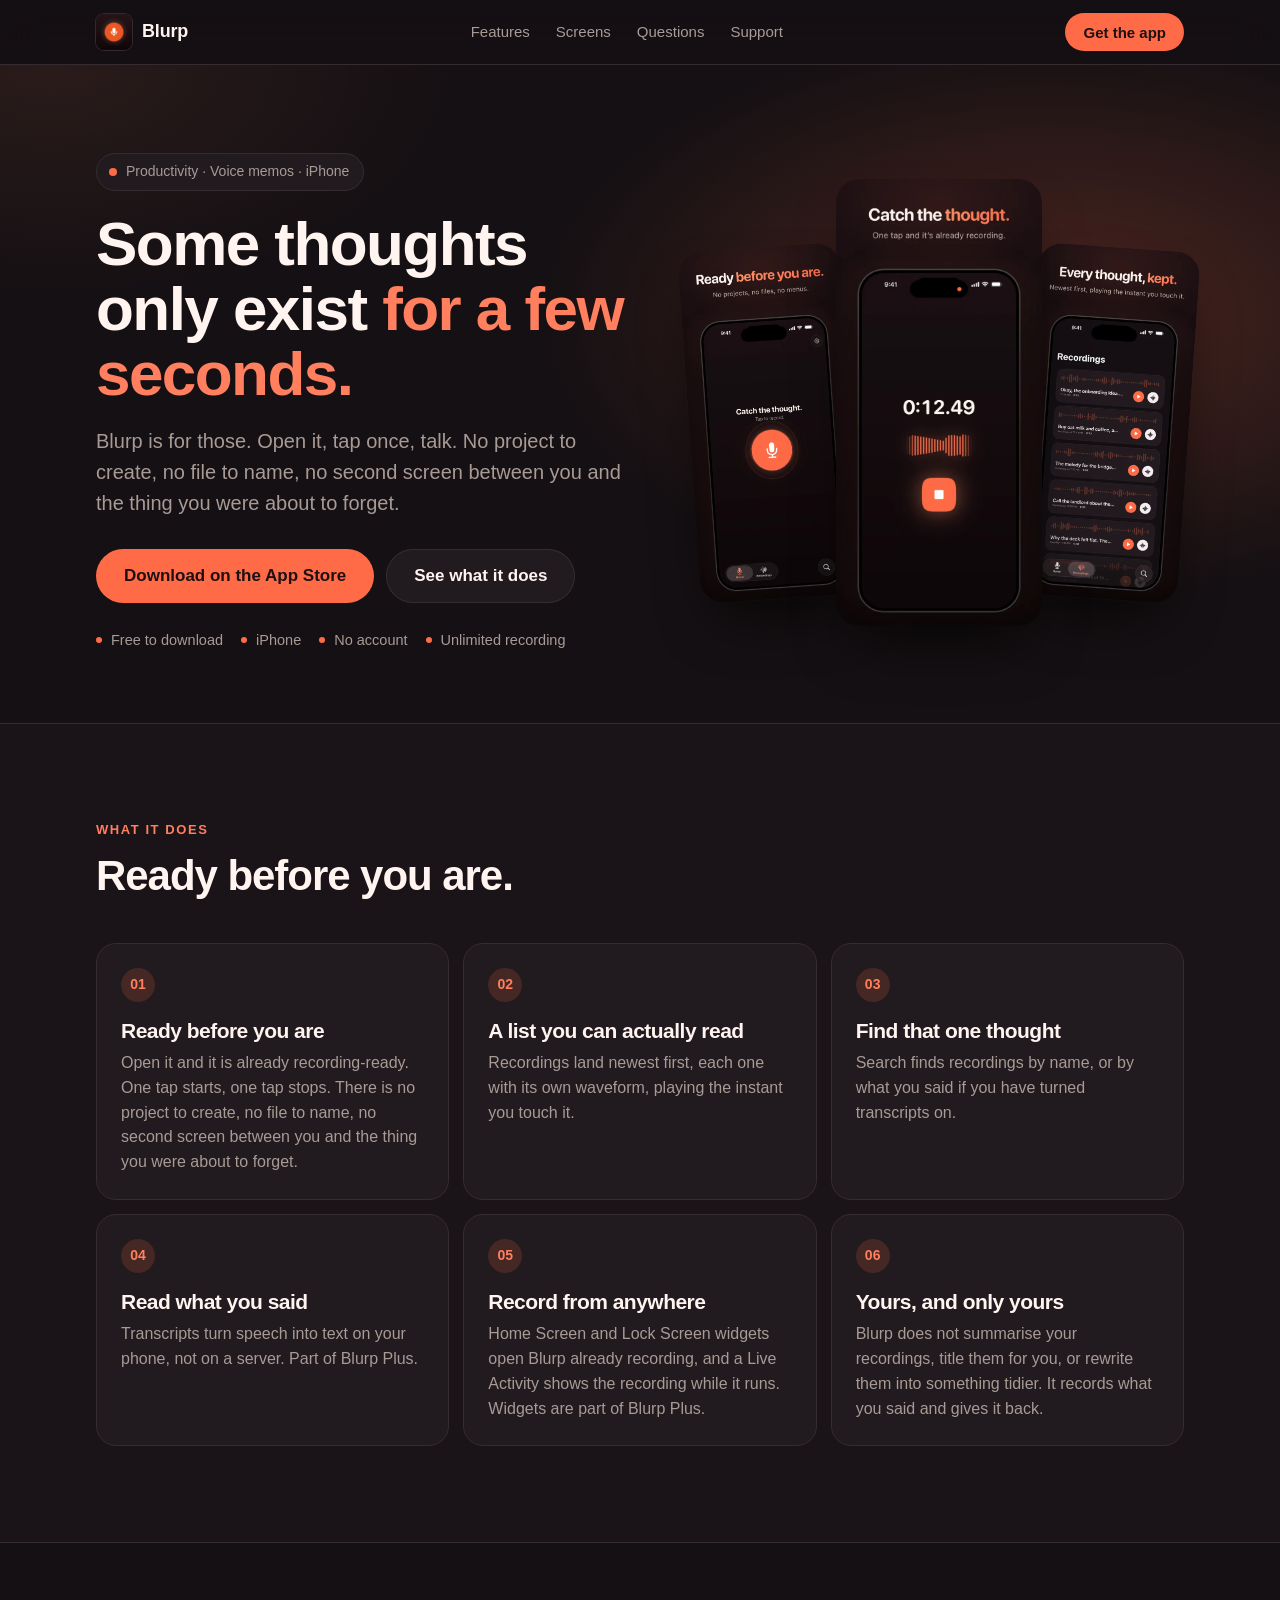
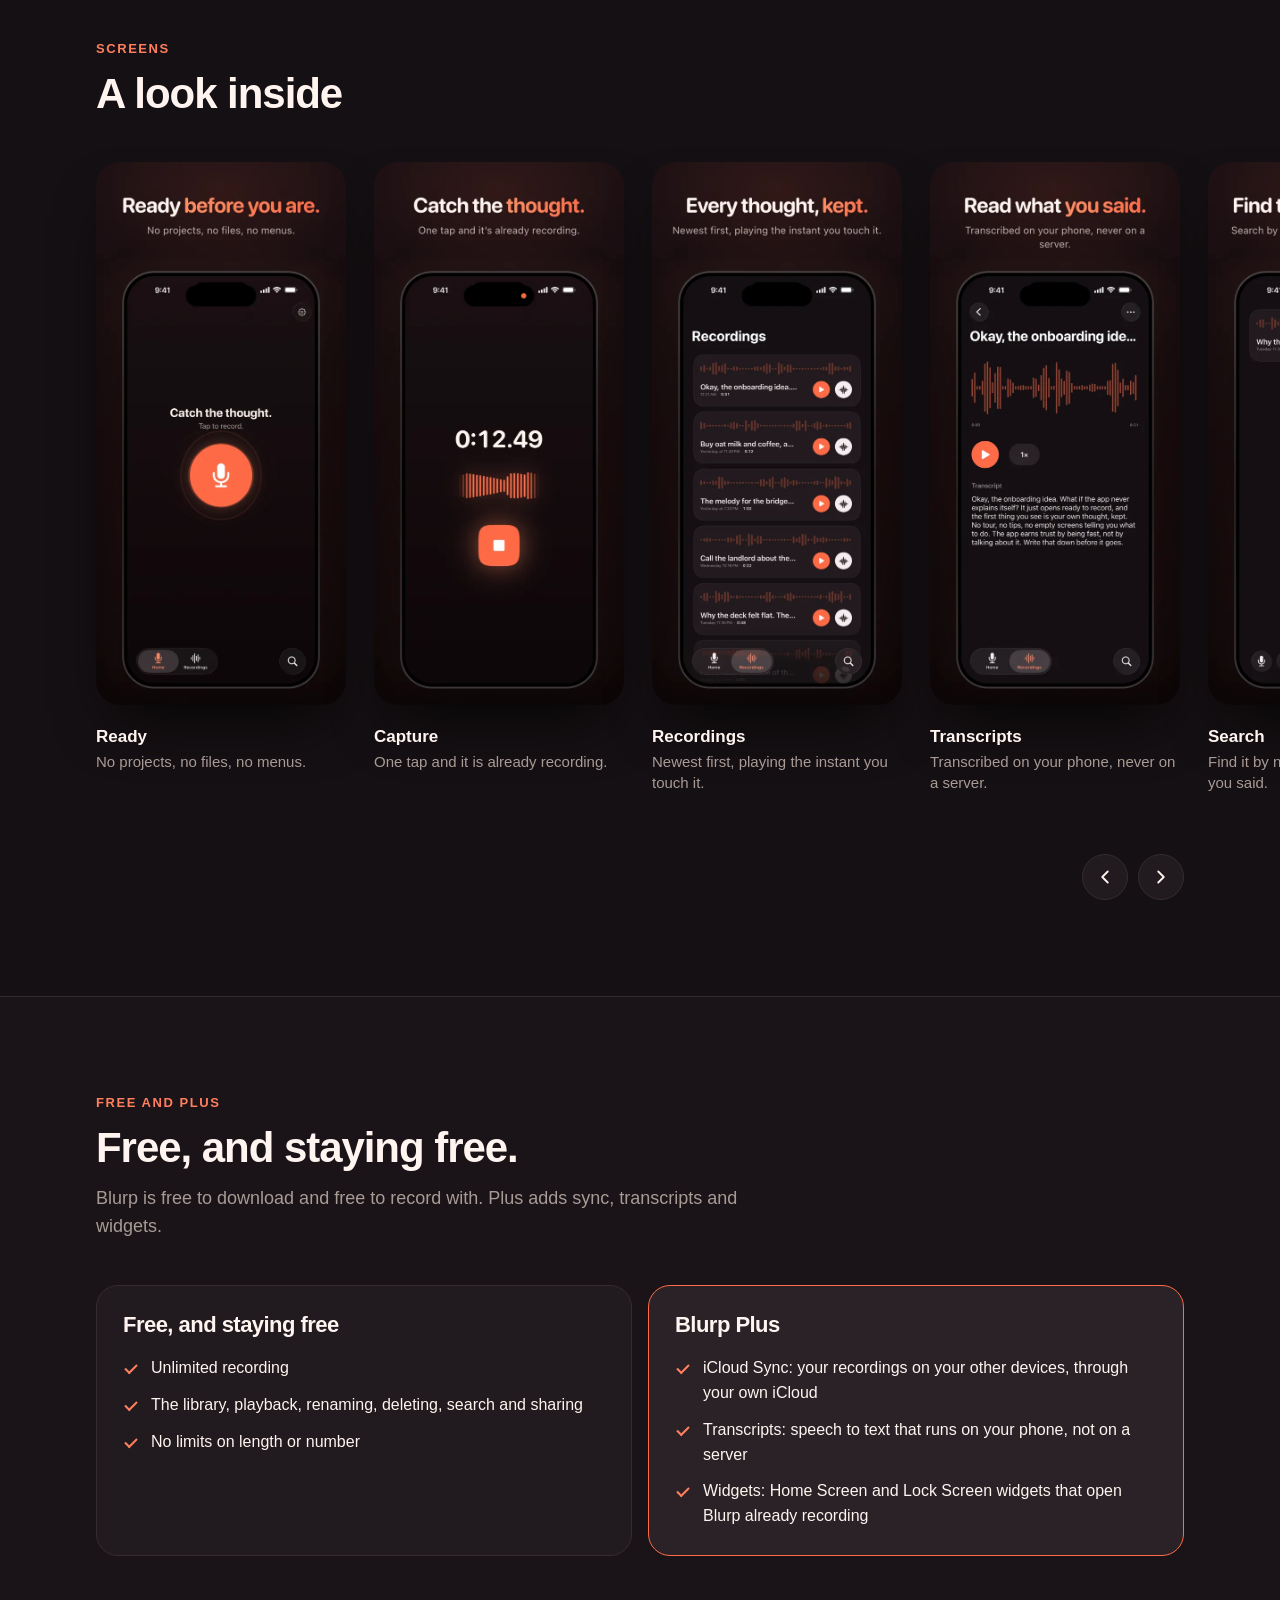
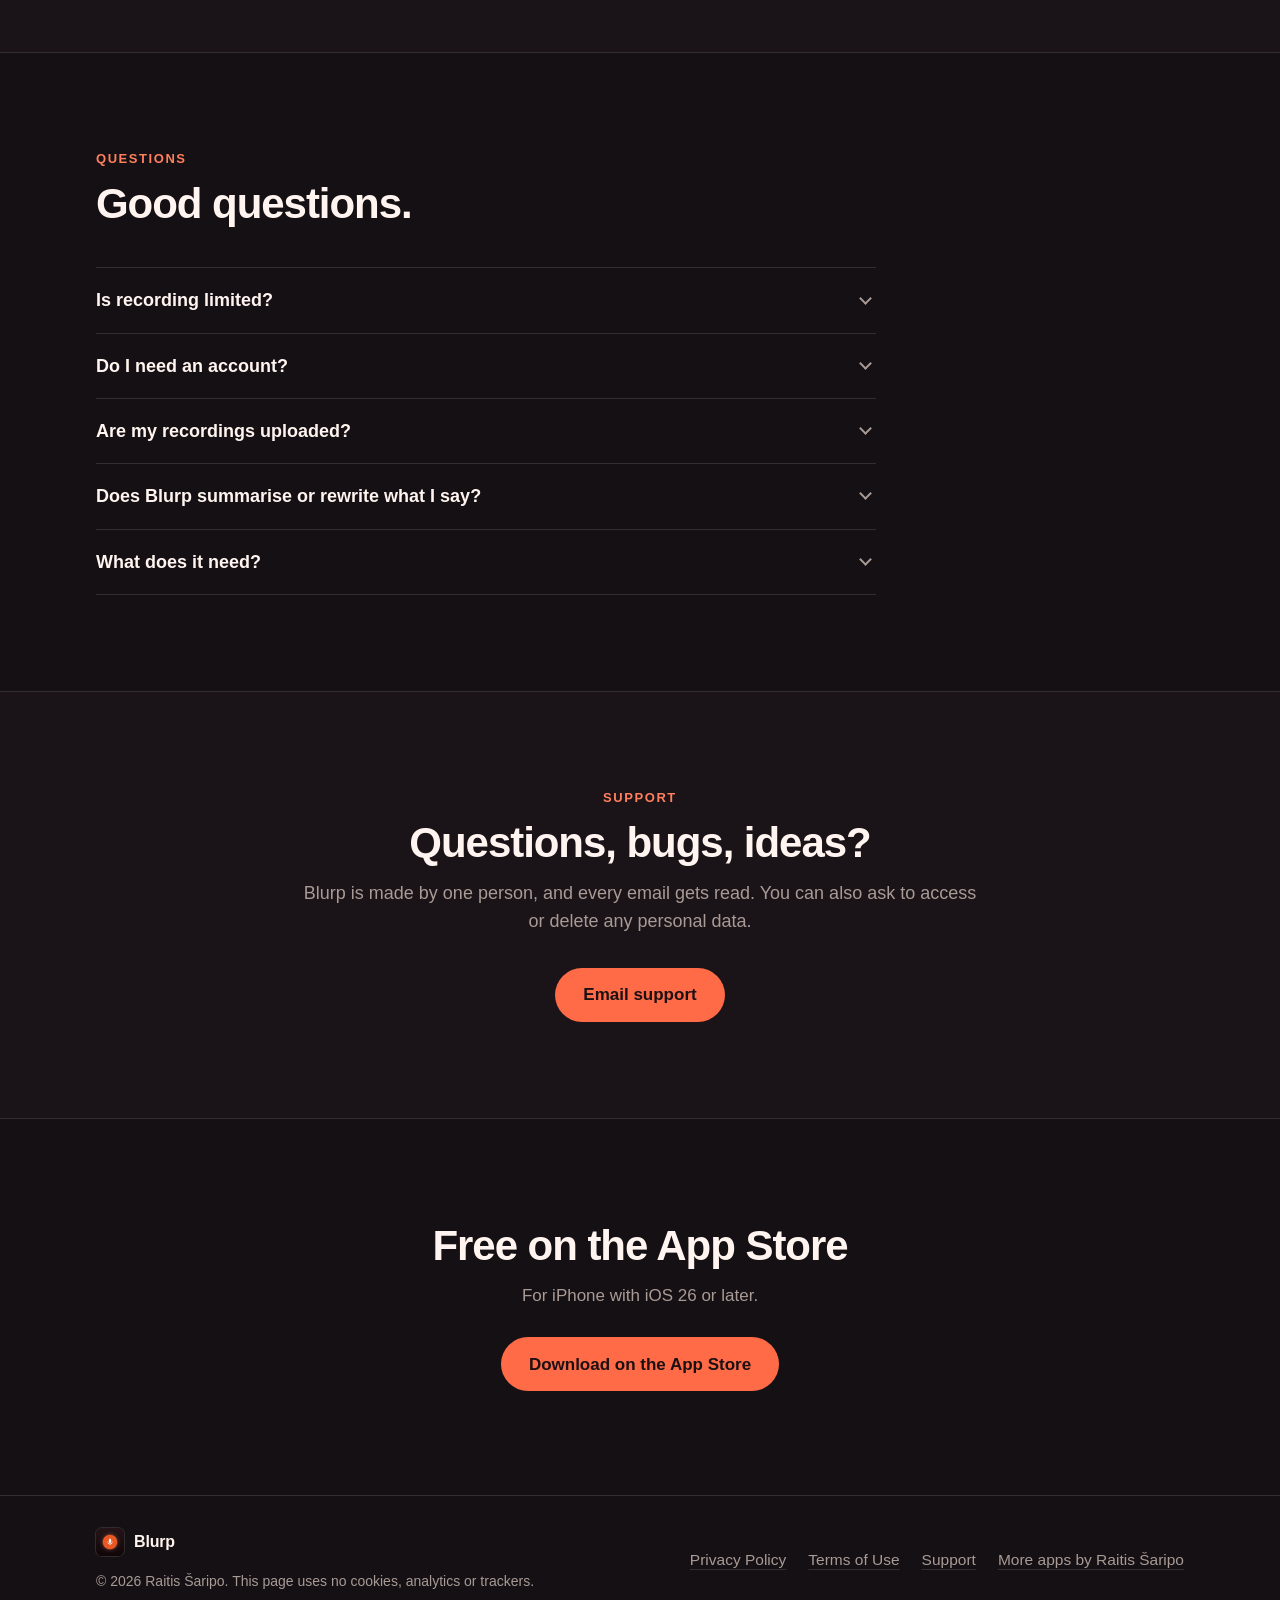
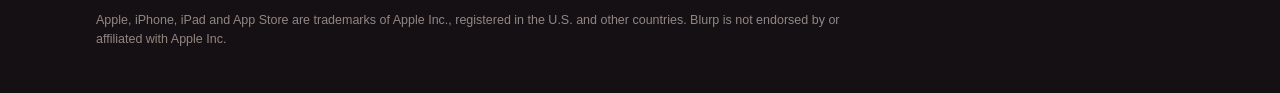
<file: index.html>
<!doctype html>
<html lang="en">
<head>
    <meta charset="utf-8" />
    <meta name="viewport" content="width=device-width, initial-scale=1, viewport-fit=cover" />
    <title>Blurp: Voice Memos &amp; Notes for iPhone</title>
    <meta name="description" content="One-tap voice memos with waveforms, search and on-device transcripts. No account. Free for iPhone." />
    <meta name="theme-color" content="#151013" />
    <meta name="color-scheme" content="dark" />
    <meta name="apple-itunes-app" content="app-id=6802115334" />
    <link rel="canonical" href="https://raichibald.github.io/blurp.github.io/" />

    <meta property="og:type" content="website" />
    <meta property="og:site_name" content="Blurp" />
    <meta property="og:title" content="Blurp: Voice Memos &amp; Notes for iPhone" />
    <meta property="og:description" content="Some thoughts only exist for a few seconds. Blurp is for those. Free for iPhone." />
    <meta property="og:url" content="https://raichibald.github.io/blurp.github.io/" />
    <meta property="og:image" content="https://raichibald.github.io/blurp.github.io/assets/og.jpg" />
    <meta property="og:image:width" content="1200" />
    <meta property="og:image:height" content="630" />
    <meta property="og:image:alt" content="Blurp app icon and screenshots" />
    <meta name="twitter:card" content="summary_large_image" />

    <link rel="icon" type="image/png" href="favicon.png" />
    <link rel="apple-touch-icon" href="apple-touch-icon.png" />
    <link rel="preload" as="image" href="assets/shots/02.webp" type="image/webp" />
    <link rel="stylesheet" href="styles.css" />
    <script>
        document.documentElement.classList.add("js");
    </script>
    <script type="application/ld+json">
{
        "@context": "https://schema.org",
        "@type": "SoftwareApplication",
        "name": "Blurp: Voice Memos & Notes",
        "operatingSystem": "iOS 26.0 or later",
        "applicationCategory": "ProductivityApplication",
        "description": "One-tap voice memos with waveforms, search and on-device transcripts. No account. Free for iPhone.",
        "url": "https://raichibald.github.io/blurp.github.io/",
        "downloadUrl": "https://apps.apple.com/app/id6802115334",
        "image": "https://raichibald.github.io/blurp.github.io/assets/icon-192.webp",
        "offers": {
                "@type": "Offer",
                "price": "0",
                "priceCurrency": "USD"
        },
        "author": {
                "@type": "Person",
                "name": "Raitis Šaripo",
                "url": "https://raichibald.github.io/"
        }
}
    </script>
</head>
<body id="top">
    <a class="skip" href="#main">Skip to content</a>

    <header class="site-header">
        <div class="wrap bar">
            <a class="brand" href="#top" aria-label="Blurp home">
                <img src="assets/icon-192.webp" width="36" height="36" alt="" />
                <span>Blurp</span>
            </a>
            <nav class="nav" aria-label="Primary">
                <a href="#features">Features</a>
                <a href="#screens">Screens</a>
                <a href="#faq">Questions</a>
                <a href="#support">Support</a>
            </nav>
            <a class="btn btn-sm" href="https://apps.apple.com/app/id6802115334">Get the app</a>
        </div>
    </header>

    <main id="main">
        <section class="hero">
            <div class="wrap hero-grid">
                <div class="hero-copy">
                    <p class="chip"><span class="dot"></span>Productivity · Voice memos · iPhone</p>
                    <h1>Some thoughts only exist <span class="hl">for a few seconds.</span></h1>
                    <p class="lead">Blurp is for those. Open it, tap once, talk. No project to create, no file to name, no second screen between you and the thing you were about to forget.</p>
                    <div class="cta-row">
                        <a class="btn btn-lg" href="https://apps.apple.com/app/id6802115334">Download on the App Store</a>
                        <a class="btn btn-lg btn-ghost" href="#features">See what it does</a>
                    </div>
                    <ul class="facts">
                        <li>Free to download</li>
                        <li>iPhone</li>
                        <li>No account</li>
                        <li>Unlimited recording</li>
                    </ul>
                </div>
                <div class="stack">
                        <img src="assets/shots/01.webp" width="560" height="1217" alt="Ready: No projects, no files, no menus." decoding="async" />
                        <img src="assets/shots/02.webp" width="560" height="1217" alt="Capture: One tap and it is already recording." decoding="async" />
                        <img src="assets/shots/03.webp" width="560" height="1217" alt="Recordings: Newest first, playing the instant you touch it." decoding="async" />
                </div>
            </div>
        </section>

        <section class="section alt" id="features" aria-labelledby="features-title">
            <div class="wrap">
                <p class="eyebrow">What it does</p>
                <h2 id="features-title">Ready before you are.</h2>
                <ul class="cards">
                    <li class="card"><span class="num" aria-hidden="true">01</span><h3>Ready before you are</h3><p>Open it and it is already recording-ready. One tap starts, one tap stops. There is no project to create, no file to name, no second screen between you and the thing you were about to forget.</p></li>
                    <li class="card"><span class="num" aria-hidden="true">02</span><h3>A list you can actually read</h3><p>Recordings land newest first, each one with its own waveform, playing the instant you touch it.</p></li>
                    <li class="card"><span class="num" aria-hidden="true">03</span><h3>Find that one thought</h3><p>Search finds recordings by name, or by what you said if you have turned transcripts on.</p></li>
                    <li class="card"><span class="num" aria-hidden="true">04</span><h3>Read what you said</h3><p>Transcripts turn speech into text on your phone, not on a server. Part of Blurp Plus.</p></li>
                    <li class="card"><span class="num" aria-hidden="true">05</span><h3>Record from anywhere</h3><p>Home Screen and Lock Screen widgets open Blurp already recording, and a Live Activity shows the recording while it runs. Widgets are part of Blurp Plus.</p></li>
                    <li class="card"><span class="num" aria-hidden="true">06</span><h3>Yours, and only yours</h3><p>Blurp does not summarise your recordings, title them for you, or rewrite them into something tidier. It records what you said and gives it back.</p></li>
                </ul>
            </div>
        </section>

        <section class="section" id="screens" aria-labelledby="screens-title">
            <div class="wrap">
                <p class="eyebrow">Screens</p>
                <h2 id="screens-title">A look inside</h2>
            </div>
            <div class="gallery">
                <div class="gallery-track" tabindex="0" aria-label="Blurp screenshots">
                    <figure><img src="assets/shots/01.webp" width="560" height="1217" alt="Ready: No projects, no files, no menus." loading="lazy" decoding="async" /><figcaption><strong>Ready</strong>No projects, no files, no menus.</figcaption></figure>
                    <figure><img src="assets/shots/02.webp" width="560" height="1217" alt="Capture: One tap and it is already recording." loading="lazy" decoding="async" /><figcaption><strong>Capture</strong>One tap and it is already recording.</figcaption></figure>
                    <figure><img src="assets/shots/03.webp" width="560" height="1217" alt="Recordings: Newest first, playing the instant you touch it." loading="lazy" decoding="async" /><figcaption><strong>Recordings</strong>Newest first, playing the instant you touch it.</figcaption></figure>
                    <figure><img src="assets/shots/04.webp" width="560" height="1217" alt="Transcripts: Transcribed on your phone, never on a server." loading="lazy" decoding="async" /><figcaption><strong>Transcripts</strong>Transcribed on your phone, never on a server.</figcaption></figure>
                    <figure><img src="assets/shots/05.webp" width="560" height="1217" alt="Search: Find it by name, or by every word you said." loading="lazy" decoding="async" /><figcaption><strong>Search</strong>Find it by name, or by every word you said.</figcaption></figure>
                    <figure><img src="assets/shots/06.webp" width="560" height="1217" alt="Widgets: Home Screen and Lock Screen widgets, and a Live Activity while you record." loading="lazy" decoding="async" /><figcaption><strong>Widgets</strong>Home Screen and Lock Screen widgets, and a Live Activity while you record.</figcaption></figure>
                </div>
                <div class="wrap gallery-ctrl">
                    <button class="arrow" type="button" id="g-prev" aria-label="Previous screens"><svg viewBox="0 0 24 24" aria-hidden="true"><path d="M15 6l-6 6 6 6" /></svg></button>
                    <button class="arrow" type="button" id="g-next" aria-label="Next screens"><svg viewBox="0 0 24 24" aria-hidden="true"><path d="M9 6l6 6-6 6" /></svg></button>
                </div>
            </div>
        </section>

        <section class="section alt" id="plans" aria-labelledby="plans-title">
            <div class="wrap">
                <p class="eyebrow">Free and Plus</p>
                <h2 id="plans-title">Free, and staying free.</h2>
                <p class="section-lead">Blurp is free to download and free to record with. Plus adds sync, transcripts and widgets.</p>
                <div class="plans two">
                    <div class="plan">
                        <h3>Free, and staying free</h3>
                        <ul class="ticks">
                            <li>Unlimited recording</li>
                            <li>The library, playback, renaming, deleting, search and sharing</li>
                            <li>No limits on length or number</li>
                        </ul>
                    </div>
                    <div class="plan featured">
                        <h3>Blurp Plus</h3>
                        <ul class="ticks">
                            <li>iCloud Sync: your recordings on your other devices, through your own iCloud</li>
                            <li>Transcripts: speech to text that runs on your phone, not on a server</li>
                            <li>Widgets: Home Screen and Lock Screen widgets that open Blurp already recording</li>
                        </ul>
                    </div>
                </div>
            </div>
        </section>

        <section class="section" id="faq" aria-labelledby="faq-title">
            <div class="wrap">
                <p class="eyebrow">Questions</p>
                <h2 id="faq-title">Good questions.</h2>
                <div class="faq">
                    <details><summary>Is recording limited?</summary><p>No. Recording is unlimited, with no limits on length or number.</p></details>
                    <details><summary>Do I need an account?</summary><p>No. There is no account, because there is nothing to sign in to.</p></details>
                    <details><summary>Are my recordings uploaded?</summary><p>Recordings live on your phone. If you turn on sync they go to your own private iCloud, which we cannot read. Transcription runs on the device, so audio is never uploaded to transcribe it.</p></details>
                    <details><summary>Does Blurp summarise or rewrite what I say?</summary><p>No. It records what you said and gives it back.</p></details>
                    <details><summary>What does it need?</summary><p>An iPhone with iOS 26 or later.</p></details>
                </div>
            </div>
        </section>

        <section class="section alt" id="support" aria-labelledby="support-title">
            <div class="wrap narrow center">
                <p class="eyebrow">Support</p>
                <h2 id="support-title">Questions, bugs, ideas?</h2>
                <p class="section-lead">
                    Blurp is made by one person, and every email gets read. You can also ask to access or delete any
                    personal data.
                </p>
                <p class="support-cta">
                    <a class="btn btn-lg" href="#support" data-mail>Email support</a>
                </p>
            </div>
        </section>

        <section class="final">
            <div class="wrap">
                <h2>Free on the App Store</h2>
                <p>For iPhone with iOS 26 or later.</p>
                <a class="btn btn-lg" href="https://apps.apple.com/app/id6802115334">Download on the App Store</a>
            </div>
        </section>
    </main>

    <footer class="site-footer">
        <div class="wrap foot-grid">
            <div>
                <a class="brand" href="#top">
                    <img src="assets/icon-192.webp" width="28" height="28" alt="" />
                    <span>Blurp</span>
                </a>
                <p class="copy">&copy; 2026 Raitis &Scaron;aripo. This page uses no cookies, analytics or trackers.</p>
            </div>
            <nav class="links" aria-label="Legal and support">
                <a href="https://doc-hosting.flycricket.io/blurp-privacy-policy/eaf25c81-32ba-4e9a-9822-f0dfa80634e3/privacy">Privacy Policy</a>
                <a href="https://doc-hosting.flycricket.io/blurp-terms-of-use/f573561f-bfd3-4ad2-89fb-0913d3ce5cbf/terms">Terms of Use</a>
                <a href="#support">Support</a>
                <a href="https://raichibald.github.io/">More apps by Raitis &Scaron;aripo</a>
            </nav>
        </div>
        <div class="wrap">
            <p class="legal">
                Apple, iPhone, iPad and App Store are trademarks of Apple Inc., registered in the U.S. and other
                countries. Blurp is not endorsed by or affiliated with Apple Inc.
            </p>
        </div>
    </footer>

    <script src="script.js" defer></script>
</body>
</html>
</file>
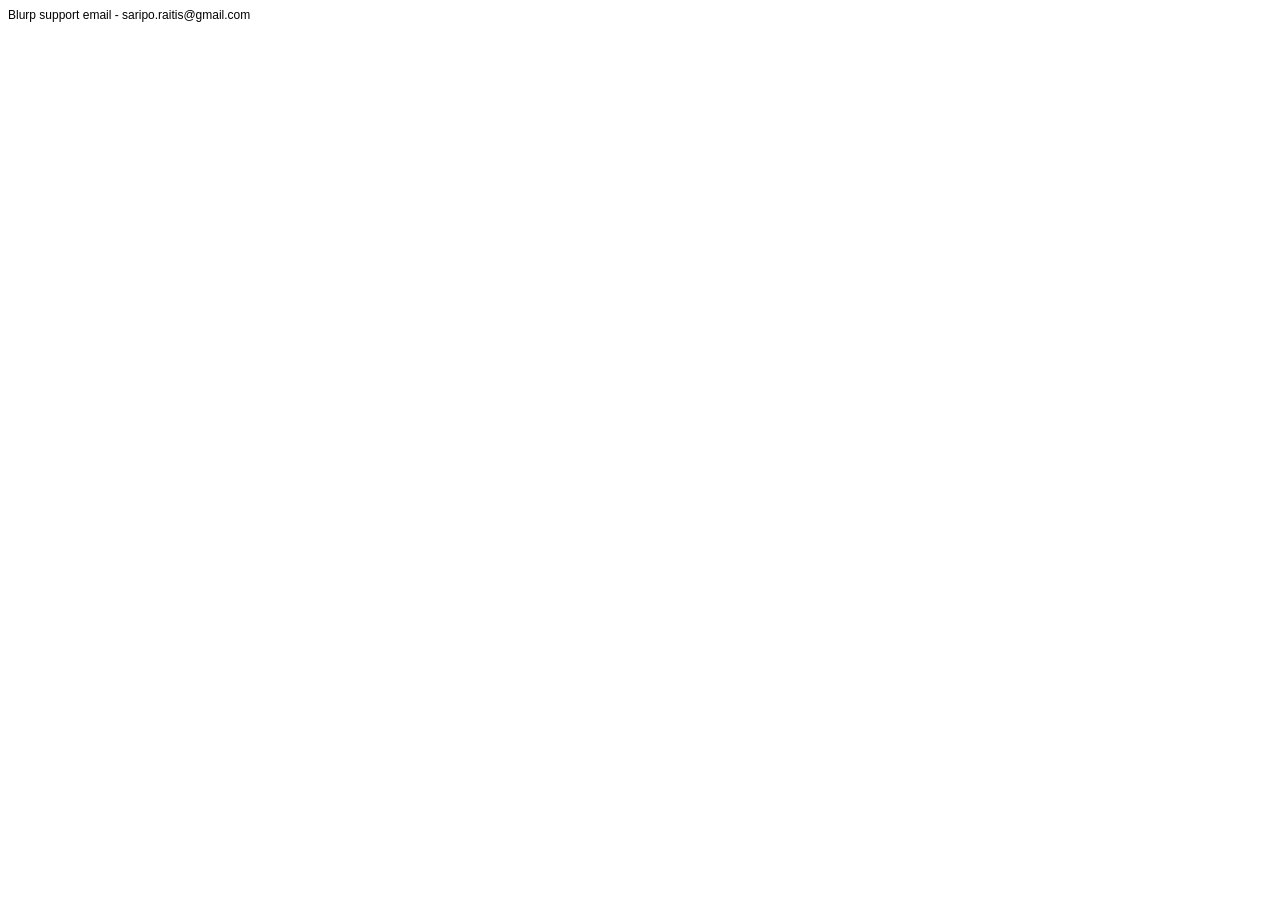
<file: indext.html>
<!DOCTYPE html PUBLIC "-//W3C//DTD HTML 4.01//EN" "http://www.w3.org/TR/html4/strict.dtd">
<html>
<head>
  <meta http-equiv="Content-Type" content="text/html; charset=utf-8">
  <meta http-equiv="Content-Style-Type" content="text/css">
  <title></title>
  <meta name="Generator" content="Cocoa HTML Writer">
  <meta name="CocoaVersion" content="2299.5">
  <style type="text/css">
    p.p1 {margin: 0.0px 0.0px 0.0px 0.0px; font: 12.0px Helvetica}
  </style>
</head>
<body>
<p class="p1">Blurp support email - saripo.raitis@gmail.com</p>
</body>
</html>
</file>
<file: styles.css>
/* Blurp landing page. Tokens mirror the app's design system. */
:root {
    color-scheme: dark;
    --bg: #151013;
    --bg-alt: #1A1317;
    --surface: #211A1E;
    --raised: #2A2227;
    --border: #352C31;
    --text: #FFF4EF;
    --muted: #A89B96;
    --accent: #FF6B47;
    --accent-text: #FF7F5E;
    --btn: #FF6B47;
    --btn-hover: #FF8566;
    --on-btn: #1C1013;
    --accent-soft: rgba(255, 107, 71, 0.16);
    --glow-a: rgba(255, 107, 71, 0.24);
    --glow-b: rgba(255, 144, 102, 0.09);
    --shadow: 0 30px 60px -22px rgba(0, 0, 0, 0.8);
    --header-bg: color-mix(in srgb, #151013 80%, transparent);
    --font-display: ui-rounded, "SF Pro Rounded", -apple-system, BlinkMacSystemFont, "SF Pro Display", "Segoe UI", Roboto, Arial, sans-serif;
    --hw: 750;
    --ht: -0.025em;
    --hc: none;
    --h1-size: clamp(36px, 6.4vw, 62px);
    --h1-lh: 1.05;
    --h2-size: clamp(28px, 4.4vw, 42px);
    --h3-size: 21px;
}

*,
*::before,
*::after {
    box-sizing: border-box;
}
html {
    scroll-behavior: smooth;
    scroll-padding-top: 76px;
    -webkit-text-size-adjust: 100%;
    background: var(--bg);
}
body {
    margin: 0;
    background: var(--bg);
    color: var(--text);
    font-family: -apple-system, BlinkMacSystemFont, "SF Pro Text", "SF Pro Display", "Segoe UI", Roboto, "Helvetica Neue", Arial, sans-serif;
    font-size: 17px;
    line-height: 1.55;
    -webkit-font-smoothing: antialiased;
    text-rendering: optimizeLegibility;
}
img,
svg {
    display: block;
    max-width: 100%;
}
a {
    color: inherit;
}
h1,
h2,
h3,
h4,
p,
ul,
ol,
figure {
    margin: 0;
    padding: 0;
}
ul,
ol {
    list-style: none;
}
h1,
h2,
h3 {
    font-family: var(--font-display);
    font-weight: var(--hw);
    letter-spacing: var(--ht);
    text-transform: var(--hc);
}
:focus-visible {
    outline: 2px solid var(--accent-text);
    outline-offset: 3px;
    border-radius: 6px;
}
.skip {
    position: absolute;
    left: 12px;
    top: -60px;
    z-index: 100;
    padding: 10px 16px;
    background: var(--btn);
    color: var(--on-btn);
    font-weight: 600;
    border-radius: 999px;
    text-decoration: none;
}
.skip:focus {
    top: 12px;
}
.wrap {
    width: 100%;
    max-width: 1152px;
    margin-inline: auto;
    padding-inline: clamp(16px, 4vw, 32px);
}
.hl {
    color: var(--accent-text);
}

/* Header */
.site-header {
    position: sticky;
    top: 0;
    z-index: 50;
    background: var(--header-bg);
    -webkit-backdrop-filter: saturate(1.4) blur(18px);
    backdrop-filter: saturate(1.4) blur(18px);
    border-bottom: 1px solid var(--border);
}
.bar {
    display: flex;
    align-items: center;
    justify-content: space-between;
    gap: 20px;
    height: 64px;
}
.brand {
    display: inline-flex;
    align-items: center;
    gap: 10px;
    text-decoration: none;
    font-weight: 700;
    font-size: 18px;
    letter-spacing: -0.01em;
}
.brand img {
    border-radius: 22.37%;
    box-shadow: 0 0 0 1px rgba(128, 128, 128, 0.25);
}
.nav {
    display: none;
    gap: 26px;
    font-size: 15px;
    color: var(--muted);
}
.nav a {
    text-decoration: none;
    transition: color 0.2s;
}
.nav a:hover {
    color: var(--text);
}

/* Buttons */
.btn {
    display: inline-flex;
    align-items: center;
    justify-content: center;
    height: 44px;
    padding: 0 22px;
    border: 0;
    border-radius: 999px;
    background: var(--btn);
    color: var(--on-btn);
    font: 650 16px/1 -apple-system, BlinkMacSystemFont, "SF Pro Text", "Segoe UI", Roboto, Arial, sans-serif;
    text-decoration: none;
    cursor: pointer;
    transition: transform 0.15s, background 0.15s;
}
.btn:hover {
    background: var(--btn-hover);
    transform: translateY(-1px);
}
.btn:active {
    transform: none;
}
.btn-sm {
    height: 38px;
    padding: 0 18px;
    font-size: 15px;
}
.btn-lg {
    height: 54px;
    padding: 0 28px;
    font-size: 17px;
}
.btn-ghost {
    background: var(--surface);
    color: var(--text);
    box-shadow: inset 0 0 0 1px var(--border);
}
.btn-ghost:hover {
    background: var(--raised);
}

/* Hero */
.hero {
    position: relative;
    overflow: hidden;
    padding-block: clamp(36px, 7vw, 88px) clamp(36px, 6vw, 72px);
}
.hero::before {
    content: "";
    position: absolute;
    inset: 0;
    pointer-events: none;
    background: radial-gradient(55% 60% at 82% 38%, var(--glow-a), transparent 72%),
        radial-gradient(45% 50% at 4% 0%, var(--glow-b), transparent 70%);
}
.hero-grid {
    position: relative;
    display: grid;
    gap: clamp(32px, 6vw, 56px);
    align-items: center;
}
.chip {
    display: inline-flex;
    align-items: center;
    gap: 9px;
    padding: 7px 14px 7px 12px;
    border: 1px solid var(--border);
    border-radius: 999px;
    background: var(--surface);
    color: var(--muted);
    font-size: 14px;
    font-weight: 500;
}
.dot {
    width: 8px;
    height: 8px;
    border-radius: 50%;
    background: var(--accent);
}
h1 {
    margin-top: 20px;
    font-size: var(--h1-size);
    line-height: var(--h1-lh);
}
.lead {
    margin-top: 20px;
    max-width: 32em;
    font-size: clamp(17px, 2.2vw, 20px);
    line-height: 1.55;
    color: var(--muted);
}
.cta-row {
    display: flex;
    flex-wrap: wrap;
    gap: 12px;
    margin-top: 30px;
}
.facts {
    display: flex;
    flex-wrap: wrap;
    gap: 8px 18px;
    margin-top: 26px;
    font-size: 14.5px;
    color: var(--muted);
}
.facts li::before {
    content: "";
    display: inline-block;
    width: 6px;
    height: 6px;
    margin: 0 9px 2px 0;
    border-radius: 50%;
    background: var(--accent);
}
.stack {
    display: flex;
    align-items: center;
    justify-content: center;
    width: 100%;
    max-width: 520px;
    margin-inline: auto;
}
.stack img {
    width: 33%;
    height: auto;
    border-radius: clamp(14px, 2.6vw, 24px);
    box-shadow: var(--shadow);
}
.stack img:nth-child(1) {
    margin-right: -3%;
    transform: translateY(6%) rotate(-4deg);
    z-index: 1;
}
.stack img:nth-child(2) {
    width: 42%;
    z-index: 3;
}
.stack img:nth-child(3) {
    margin-left: -3%;
    transform: translateY(6%) rotate(4deg);
    z-index: 2;
}

/* Sections */
.section {
    padding-block: clamp(48px, 8vw, 96px);
}
.section.alt {
    background: var(--bg-alt);
    border-block: 1px solid var(--border);
}
.eyebrow {
    margin-bottom: 12px;
    font-size: 13px;
    font-weight: 700;
    letter-spacing: 0.12em;
    text-transform: uppercase;
    color: var(--accent-text);
}
h2 {
    font-size: var(--h2-size);
    line-height: 1.1;
}
.section-lead {
    margin-top: 14px;
    max-width: 38em;
    font-size: 18px;
    color: var(--muted);
}
.cards {
    display: grid;
    grid-template-columns: 1fr;
    gap: 14px;
    margin-top: clamp(28px, 4vw, 44px);
}
.card {
    padding: 24px;
    border: 1px solid var(--border);
    border-radius: 20px;
    background: var(--surface);
}
.cards.tinted .card {
    border-color: transparent;
}
.cards.tinted .card:nth-child(4n + 1) {
    background: var(--t1);
}
.cards.tinted .card:nth-child(4n + 2) {
    background: var(--t2);
}
.cards.tinted .card:nth-child(4n + 3) {
    background: var(--t3);
}
.cards.tinted .card:nth-child(4n + 4) {
    background: var(--t4);
}
.num {
    display: grid;
    place-items: center;
    width: 34px;
    height: 34px;
    margin-bottom: 16px;
    border-radius: 50%;
    background: var(--accent-soft);
    color: var(--accent-text);
    font-size: 14px;
    font-weight: 750;
    font-variant-numeric: tabular-nums;
}
.cards.tinted .num {
    background: rgba(255, 255, 255, 0.7);
}
h3 {
    font-size: var(--h3-size);
    line-height: 1.2;
}
.card p {
    margin-top: 8px;
    font-size: 16px;
    color: var(--muted);
}
.cards.tinted .card p {
    color: #4d4943;
}

/* Gallery: a full-bleed row that snaps and peeks past the edge, like the Countless page */
.gallery-track {
    display: flex;
    gap: 28px;
    margin-top: clamp(16px, 3vw, 28px);
    padding: 16px max(clamp(16px, 4vw, 32px), calc((100% - 1088px) / 2)) 40px;
    overflow-x: auto;
    scroll-snap-type: x mandatory;
    scroll-padding-inline: max(clamp(16px, 4vw, 32px), calc((100% - 1088px) / 2));
    scrollbar-width: none;
    -webkit-overflow-scrolling: touch;
}
.gallery-track::-webkit-scrollbar {
    display: none;
}
.gallery-track figure {
    flex: none;
    margin: 0;
    scroll-snap-align: start;
}
.gallery-track img {
    width: 250px;
    height: auto;
    aspect-ratio: 1000 / 2173;
    border-radius: 24px;
    box-shadow: var(--shadow);
}
.gallery-track figcaption {
    width: 250px;
    margin-top: 20px;
    font-size: 15px;
    line-height: 1.4;
    color: var(--muted);
}
.gallery-track figcaption strong {
    display: block;
    margin-bottom: 2px;
    font-size: 17px;
    color: var(--text);
}
.gallery-ctrl {
    display: none;
    justify-content: flex-end;
    gap: 10px;
}
.arrow {
    display: grid;
    place-items: center;
    width: 46px;
    height: 46px;
    padding: 0;
    border: 1px solid var(--border);
    border-radius: 50%;
    background: var(--surface);
    color: var(--text);
    cursor: pointer;
    transition: background 0.2s, border-color 0.2s;
}
.arrow:hover {
    background: var(--raised);
    border-color: var(--accent);
}
.arrow svg {
    width: 22px;
    height: 22px;
    fill: none;
    stroke: currentColor;
    stroke-width: 2;
    stroke-linecap: round;
    stroke-linejoin: round;
}

/* Plans */
.plans {
    display: grid;
    grid-template-columns: 1fr;
    gap: 16px;
    margin-top: clamp(28px, 4vw, 44px);
}
.plan {
    padding: 26px;
    border: 1px solid var(--border);
    border-radius: 22px;
    background: var(--surface);
}
.plan.featured {
    border-color: var(--accent);
    background: var(--raised);
}
.plan h3 {
    font-size: calc(var(--h3-size) * 1.05);
}
.plan .sub {
    margin-top: 6px;
    font-size: 15.5px;
    color: var(--muted);
}
.ticks {
    display: grid;
    gap: 12px;
    margin-top: 18px;
}
.ticks.cols {
    gap: 12px 40px;
}
.ticks li {
    position: relative;
    padding-left: 28px;
    font-size: 16px;
}
.ticks li::before {
    content: "";
    position: absolute;
    left: 2px;
    top: 0.5em;
    width: 12px;
    height: 7px;
    border-left: 2.5px solid var(--accent-text);
    border-bottom: 2.5px solid var(--accent-text);
    transform: rotate(-45deg);
}
.fine {
    margin-top: 20px;
    max-width: 52em;
    font-size: 14px;
    line-height: 1.55;
    color: var(--muted);
}

/* FAQ */
.faq {
    max-width: 780px;
    margin-top: clamp(24px, 4vw, 40px);
    border-top: 1px solid var(--border);
}
.faq details {
    border-bottom: 1px solid var(--border);
}
.faq summary {
    position: relative;
    padding: 20px 40px 20px 0;
    font-size: 18px;
    font-weight: 650;
    line-height: 1.35;
    cursor: pointer;
    list-style: none;
}
.faq summary::-webkit-details-marker {
    display: none;
}
.faq summary::after {
    content: "";
    position: absolute;
    right: 6px;
    top: 50%;
    width: 9px;
    height: 9px;
    margin-top: -7px;
    border-right: 2.5px solid var(--muted);
    border-bottom: 2.5px solid var(--muted);
    transform: rotate(45deg);
    transition: transform 0.2s;
}
.faq details[open] summary::after {
    transform: rotate(-135deg);
    margin-top: -2px;
}
.faq p {
    padding: 0 40px 22px 0;
    color: var(--muted);
}

/* Support and final call */
.wrap.narrow {
    max-width: calc(780px + 2 * clamp(16px, 4vw, 32px));
}
.center {
    text-align: center;
}
.center .section-lead {
    margin-inline: auto;
}
.support-cta {
    margin-top: 32px;
}
.support-box {
    display: grid;
    gap: 22px;
    padding: clamp(24px, 4vw, 40px);
    border: 1px solid var(--border);
    border-radius: 24px;
    background: var(--surface);
}
.mail {
    font-weight: 650;
    color: var(--text);
    text-decoration: underline;
    text-decoration-color: var(--accent);
    text-underline-offset: 4px;
    overflow-wrap: anywhere;
}
.links {
    display: flex;
    flex-wrap: wrap;
    gap: 8px 22px;
    font-size: 15.5px;
}
.links a {
    color: var(--muted);
    text-decoration: underline;
    text-decoration-color: var(--border);
    text-underline-offset: 4px;
}
.links a:hover {
    color: var(--text);
    text-decoration-color: var(--accent);
}
.final {
    padding-block: clamp(56px, 9vw, 104px);
    text-align: center;
}
.final p {
    margin: 14px auto 0;
    max-width: 30em;
    color: var(--muted);
}
.final .btn {
    margin-top: 28px;
}

/* Footer */
.site-footer {
    padding-block: 32px 44px;
    border-top: 1px solid var(--border);
}
.foot-grid {
    display: flex;
    flex-wrap: wrap;
    align-items: center;
    justify-content: space-between;
    gap: 14px 24px;
}
.foot-grid .brand {
    font-size: 16px;
}
.foot-grid .brand img {
    border-radius: 22.37%;
}
.copy {
    margin-top: 6px;
    font-size: 14px;
    color: var(--muted);
}
.legal {
    margin-top: 18px;
    max-width: 62em;
    font-size: 12.5px;
    line-height: 1.55;
    color: var(--muted);
    opacity: 0.85;
}

@media (min-width: 640px) {
    .gallery-ctrl {
        display: flex;
    }
    .cards {
        grid-template-columns: repeat(2, 1fr);
    }
    .ticks.cols {
        grid-template-columns: repeat(2, 1fr);
    }
    .plans.two {
        grid-template-columns: repeat(2, 1fr);
    }
    .support-box {
        grid-template-columns: 1.1fr 1fr;
        align-items: center;
        gap: 40px;
    }
}
@media (min-width: 820px) {
    .nav {
        display: flex;
    }
}
@media (min-width: 900px) {
    .hero-grid {
        grid-template-columns: 1.05fr 0.95fr;
    }
    .stack {
        margin-inline: 0 0;
        justify-self: end;
    }
}
@media (min-width: 960px) {
    .cards {
        grid-template-columns: repeat(3, 1fr);
    }
}
@media (hover: none) {
    .gallery-ctrl {
        display: none;
    }
}
@media (max-width: 639px) {
    .btn-lg {
        flex: 1 1 100%;
    }
}
@media (prefers-reduced-motion: reduce) {
    html {
        scroll-behavior: auto;
    }
    .btn,
    .nav a,
    .arrow,
    .faq summary::after {
        transition: none;
    }
    .btn:hover {
        transform: none;
    }
}
</file>
